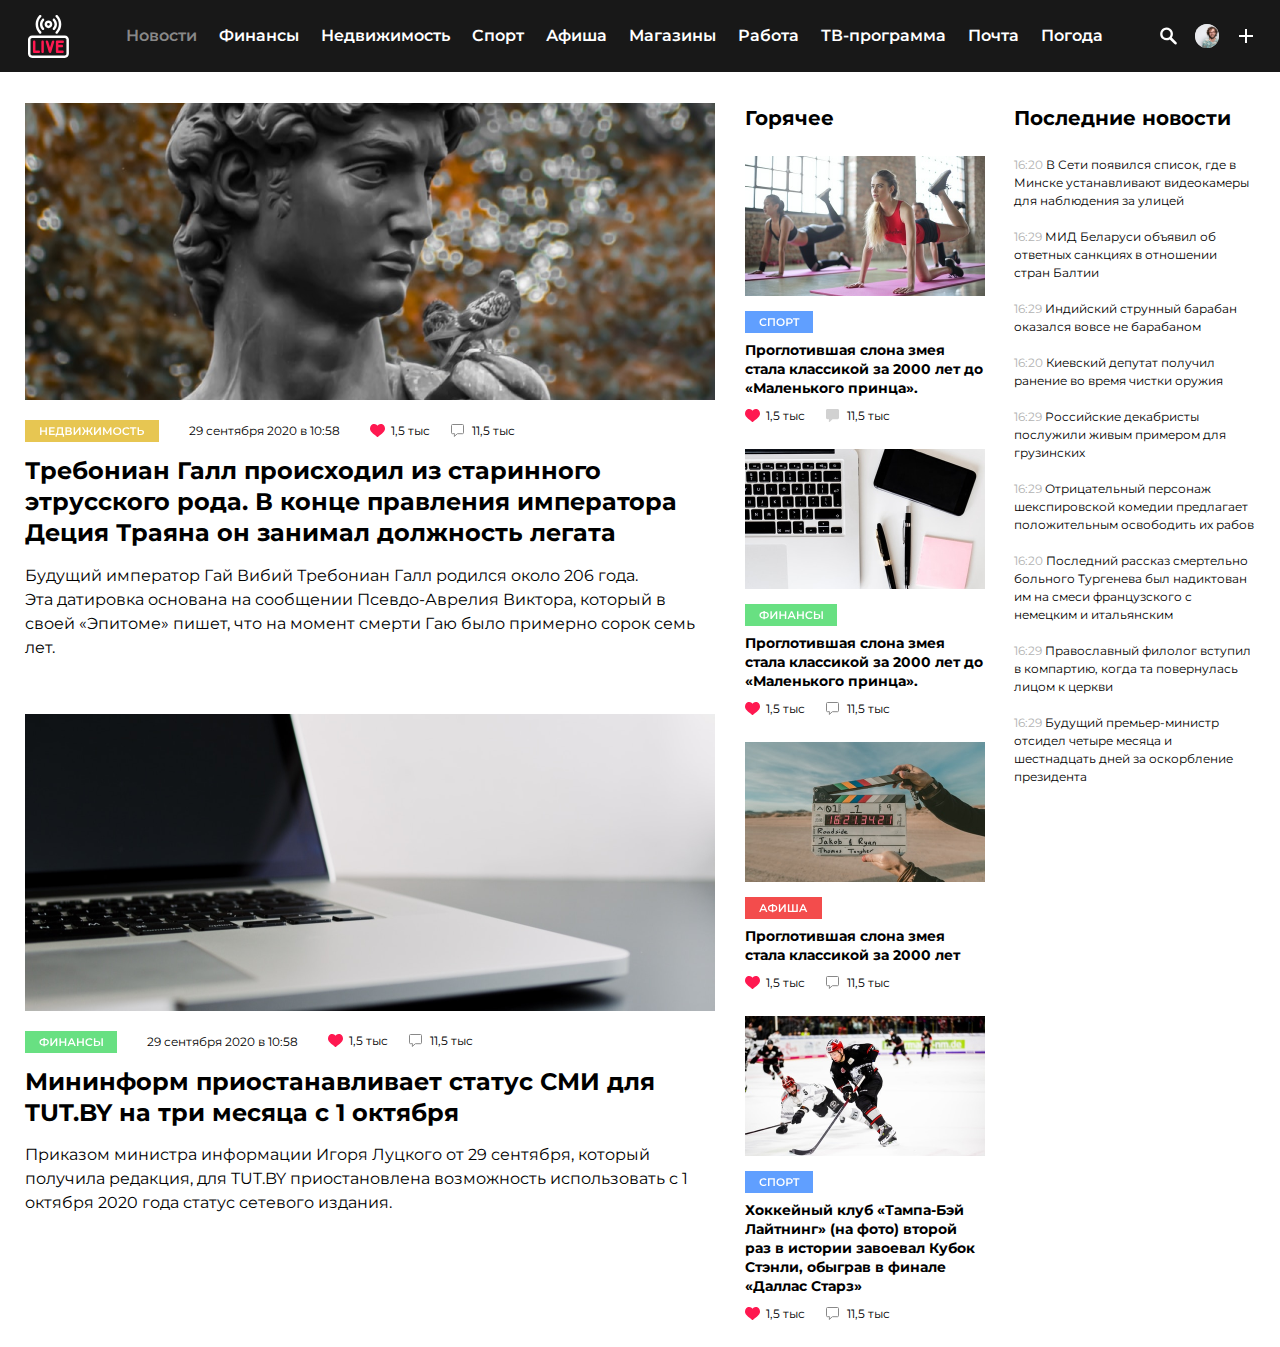
<file: simpleNews/index.html>
<!DOCTYPE html>
<html lang="en">

<head>
    <meta charset="UTF-8">
    <meta http-equiv="X-UA-Compatible" content="IE=edge">
    <meta name="viewport" content="width=device-width, initial-scale=1.0">
    <link rel="stylesheet" href="1st-page/first-news.css">
    <link rel="preconnect" href="https://fonts.googleapis.com">
    <link rel="preconnect" href="https://fonts.gstatic.com" crossorigin>
    <link href="https://fonts.googleapis.com/css2?family=Montserrat:wght@400;600;700&display=swap" rel="stylesheet">
    <title>Новостной портал</title>
</head>

<body>
    <header class="header">
        <div class="container">
            <div class="header-inner">
                <nav class="head-navigation">
                    <img src="1st-page/img/head/Group 1.svg" alt="ну крч тут картинка логотип этой компании" class="head-logo">
                    <ul class="head-list">
                        <li class="head-item">
                            <span class="grey-news"><a href="#" class="head-item-txt">Новости</a></span>
                        </li>
                        <li class="head-item">
                            <a href="#" class="head-item-txt">Финансы</a>
                        </li>
                        <li class="head-item">
                            <a href="#" class="head-item-txt">Недвижимость</a>
                        </li>
                        <li class="head-item">
                            <a href="#" class="head-item-txt">Спорт</a>
                        </li>
                        <li class="head-item">
                            <a href="#" class="head-item-txt">Афиша</a>
                        </li>
                        <li class="head-item">
                            <a href="#" class="head-item-txt">Магазины</a>
                        </li>
                        <li class="head-item">
                            <a href="#" class="head-item-txt">Работа</a>
                        </li>
                        <li class="head-item">
                            <a href="#" class="head-item-txt">ТВ-программа</a>
                        </li>
                        <li class="head-item">
                            <a href="#" class="head-item-txt">Почта</a>
                        </li>
                        <li class="head-item">
                            <a href="#" class="head-item-txt">Погода</a>
                        </li>
                    </ul>
                    <input type="search" class="head-search">
                    <img src="1st-page/img/head/Vector (3).svg" alt="а здесь значок поиска должен был быть" class="search">
                    <div class="acc">
                        <img src="1st-page/img/head/Ellipse 5.svg" alt="здесь фоточка вашей авы" class="acc-logo">
                        <a href="3rd-page/third-news.html" style="background-image: url(1st-page/img/head/Group\ 36.svg)" ; class="acc-add"></a>
                    </div>
                </nav>
            </div>
        </div>
    </header>
    <main class="main">
        <div class="container">
            <div class="main-content">
                <section class="main-news">
                    <div class="main-inner">
                        <nav class="main-navigation">
                            <ul class="main-list">
                                <li class="main-item">
                                    <a href="2nd-page/second-news.html" class="main-described-first"></a>
                                    <div class="main-top-text">
                                        <img src="1st-page/img/main/Group 12.svg" alt="nedvijimost" class="main-main-title">
                                        <p class="main-date">29 сентября 2020 в 10:58</p>
                                        <div class="main-reaction">
                                            <p class="main-like">1,5 тыс</p>
                                            <p class="main-comment">11,5 тыс</p>
                                        </div>
                                    </div>
                                    <h2 class="main-subtitle">
                                        Требониан Галл происходил из старинного этрусского рода. В конце правления императора Деция Траяна он занимал должность легата
                                    </h2>
                                    <p class="main-bottom-text">
                                        <span class="single-line">Будущий император Гай Вибий Требониан Галл родился около 206 года.</span> Эта датировка основана на сообщении Псевдо-Аврелия Виктора, который в своей «Эпитоме» пишет, что на момент смерти
                                        Гаю было примерно сорок семь лет.
                                    </p>
                                </li>
                                <li class="main-item">
                                    <a href="2nd-page/second-news.html" class="main-described-second"></a>
                                    <div class="main-top-text">
                                        <img src="1st-page/img/main/Group 23.svg" alt="financi" class="main-main-title">
                                        <p class="main-date">29 сентября 2020 в 10:58</p>
                                        <div class="main-reaction">
                                            <p class="main-like">1,5 тыс</p>
                                            <p class="main-comment">11,5 тыс</p>
                                        </div>
                                    </div>
                                    <h2 class="main-subtitle">
                                        Мининформ приостанавливает статус СМИ для TUT.BY на три месяца с 1 октября
                                    </h2>
                                    <p class="main-bottom-text">
                                        Приказом министра информации Игоря Луцкого от 29 сентября, который получила редакция, для TUT.BY приостановлена возможность использовать с 1 октября 2020 года статус сетевого издания.
                                    </p>
                                </li>
                            </ul>
                        </nav>
                    </div>
                </section>
                <section class="hot">
                    <div class="hot-inner">
                        <h2 class="hot-main-title">
                            Горячее
                        </h2>
                        <nav class="hot-navigation">
                            <ul class="hot-list">
                                <li class="hot-item">
                                    <img src="1st-page/img/hot/Rectangle 32.png" alt="" class="hot-illustration">
                                    <img src="1st-page/img/hot/sport.svg" alt="" class="hot-item-title">
                                    <h3 class="hot-news-title">
                                        Проглотившая слона змея стала классикой за 2000 лет до «Маленького принца».
                                    </h3>
                                    <div class="hot-reaction">
                                        <p class="hot-like">1,5 тыс</p>
                                        <p class="grey-comm">11,5 тыс</p>
                                    </div>
                                </li>
                                <li class="hot-item">
                                    <img src="1st-page/img/hot/Rectangle 32 (1).png" alt="" class="hot-illustration">
                                    <img src="1st-page/img/hot/financi.svg" alt="" class="hot-item-title">
                                    <h3 class="hot-news-title">
                                        Проглотившая слона змея стала классикой за 2000 лет до «Маленького принца».
                                    </h3>
                                    <div class="hot-reaction">
                                        <p class="hot-like">1,5 тыс</p>
                                        <p class="hot-comment">11,5 тыс</p>
                                    </div>
                                </li>
                                <li class="hot-item">
                                    <img src="1st-page/img/hot/Rectangle 32 (2).png" alt="" class="hot-illustration">
                                    <img src="1st-page/img/hot/afisha.svg" alt="" class="hot-item-title">
                                    <h3 class="hot-news-title">
                                        Проглотившая слона змея стала классикой за 2000 лет
                                    </h3>
                                    <div class="hot-reaction">
                                        <p class="hot-like">1,5 тыс</p>
                                        <p class="hot-comment">11,5 тыс</p>
                                    </div>
                                </li>
                                <li class="hot-item">
                                    <img src="1st-page/img/hot/Rectangle 32 (3).png" alt="" class="hot-illustration">
                                    <img src="1st-page/img/hot/sport.svg" alt="" class="hot-item-title">
                                    <h3 class="hot-news-title">
                                        Хоккейный клуб «Тампа-Бэй Лайтнинг» (на фото) второй раз в истории завоевал Кубок Стэнли, обыграв в финале «Даллас Старз»
                                    </h3>
                                    <div class="hot-reaction">
                                        <p class="hot-like">1,5 тыс</p>
                                        <p class="hot-comment">11,5 тыс</p>
                                    </div>
                                </li>
                            </ul>
                        </nav>
                    </div>
                </section>
                <section class="last-news">
                    <div class="last-inner">
                        <h2 class="last-main-title">
                            Последние новости
                        </h2>
                        <nav class="last-navigation">
                            <ul class="last-list">
                                <li class="last-item">
                                    <span class="last-time">16:20 </span>
                                    <p class="last-news">
                                        В Сети появился список, где в Минске устанавливают видеокамеры для наблюдения за улицей
                                    </p>
                                </li>
                                <li class="last-item">
                                    <span class="last-time">16:29 </span>
                                    <p class="last-news">
                                        МИД Беларуси объявил об ответных санкциях в отношении стран Балтии
                                    </p>
                                </li>
                                <li class="last-item">
                                    <span class="last-time">16:29 </span>
                                    <p class="last-news">
                                        Индийский струнный барабан оказался вовсе не барабаном
                                    </p>
                                </li>
                                <li class="last-item">
                                    <span class="last-time">16:20 </span>
                                    <p class="last-news">
                                        Киевский депутат получил ранение во время чистки оружия
                                    </p>
                                </li>
                                <li class="last-item">
                                    <span class="last-time">16:29 </span>
                                    <p class="last-news">
                                        Российские декабристы послужили живым примером для грузинских
                                    </p>
                                </li>
                                <li class="last-item">
                                    <span class="last-time">16:29 </span>
                                    <p class="last-news">
                                        Отрицательный персонаж шекспировской комедии предлагает положительным освободить их рабов
                                    </p>
                                </li>
                                <li class="last-item">
                                    <span class="last-time">16:20 </span>
                                    <p class="last-news">
                                        Последний рассказ смертельно больного Тургенева был надиктован им на смеси французского с немецким и итальянским
                                    </p>
                                </li>
                                <li class="last-item">
                                    <span class="last-time">16:29 </span>
                                    <p class="last-news">
                                        Православный филолог вступил в компартию, когда та повернулась лицом к церкви
                                    </p>
                                </li>
                                <li class="last-item">
                                    <span class="last-time">16:29 </span>
                                    <p class="last-news">
                                        Будущий премьер-министр отсидел четыре месяца и шестнадцать дней за оскорбление президента
                                    </p>
                                </li>
                            </ul>
                        </nav>
                    </div>
                </section>
            </div>
        </div>
    </main>
</body>

</html>
</file>
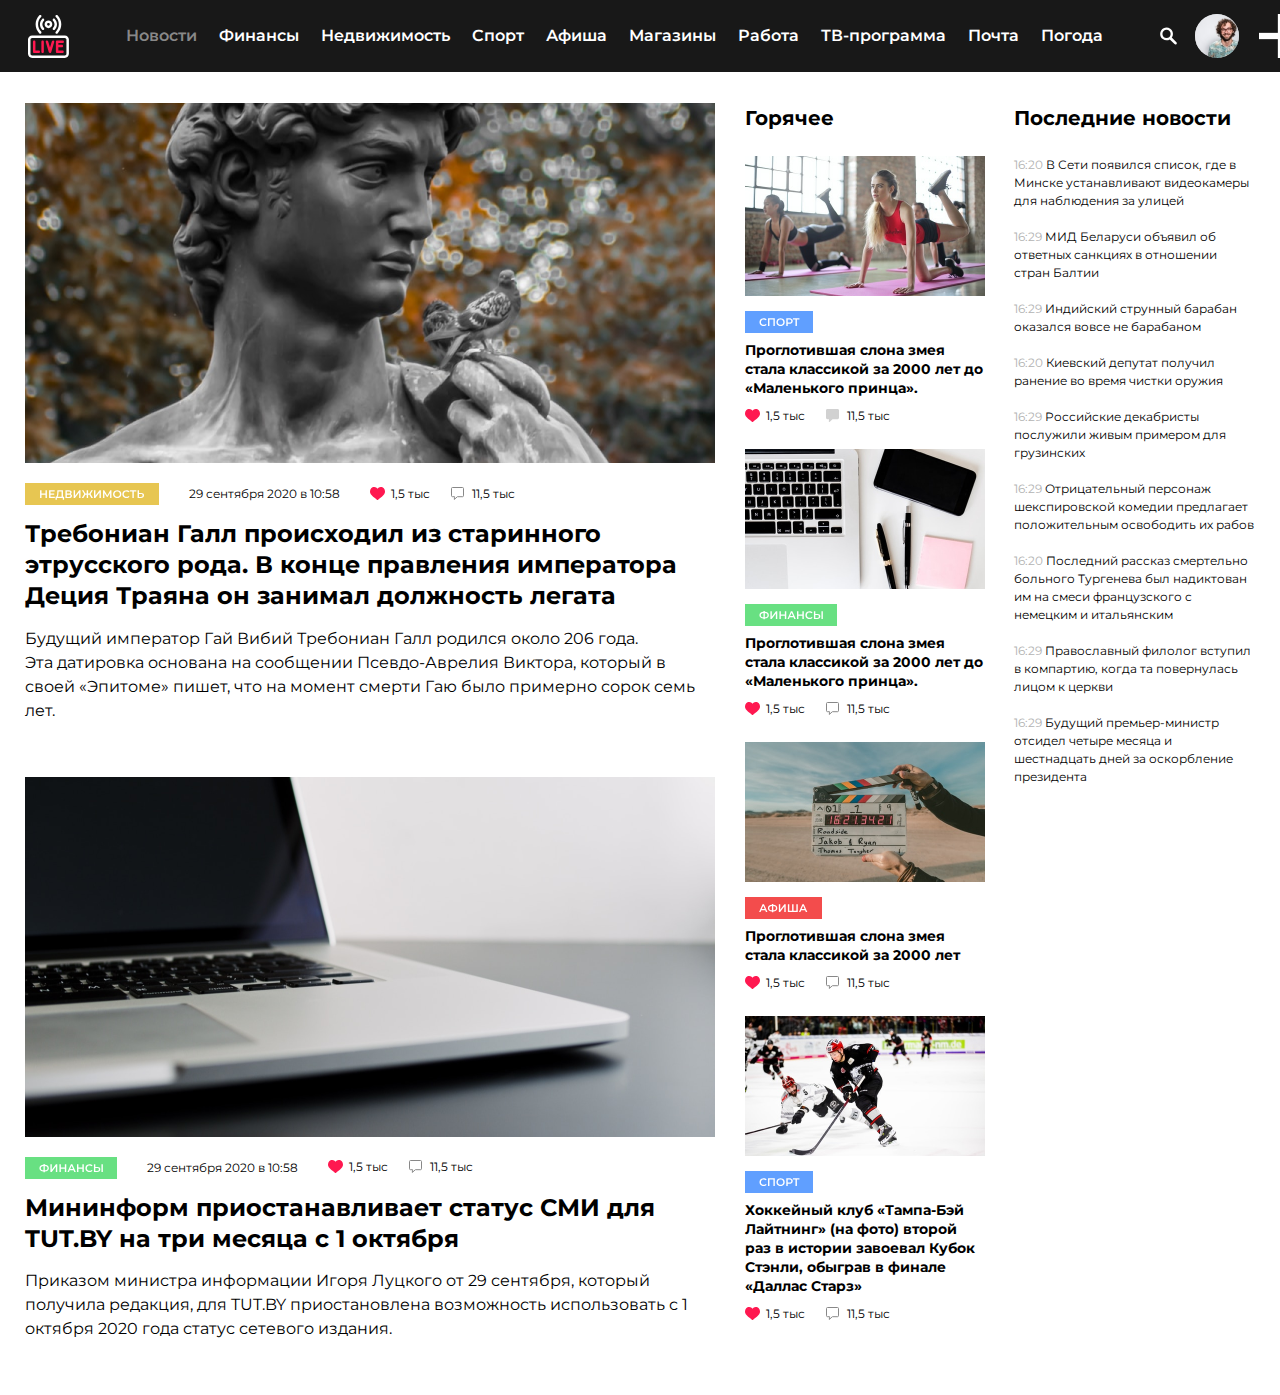
<file: simpleNews/1st page/first-news.html>
<!DOCTYPE html>
<html lang="en">

<head>
    <meta charset="UTF-8">
    <meta http-equiv="X-UA-Compatible" content="IE=edge">
    <meta name="viewport" content="width=device-width, initial-scale=1.0">
    <link rel="stylesheet" href="first-news.css">
    <link rel="preconnect" href="https://fonts.googleapis.com">
    <link rel="preconnect" href="https://fonts.gstatic.com" crossorigin>
    <link href="https://fonts.googleapis.com/css2?family=Montserrat:wght@400;600;700&display=swap" rel="stylesheet">
    <title>Новостной портал</title>
</head>

<body>
    <header class="header">
        <div class="container">
            <div class="header-inner">
                <nav class="head-navigation">
                    <img src="img/head/Group 1.svg" alt="ну крч тут картинка логотип этой компании" class="head-logo">
                    <ul class="head-list">
                        <li class="head-item">
                            <span class="grey-news"><t class="head-item-txt">Новости</t></span>
                        </li>
                        <li class="head-item">
                            <t class="head-item-txt">Финансы</t>
                        </li>
                        <li class="head-item">
                            <t class="head-item-txt">Недвижимость</t>
                        </li>
                        <li class="head-item">
                            <t class="head-item-txt">Спорт</t>
                        </li>
                        <li class="head-item">
                            <t class="head-item-txt">Афиша</t>
                        </li>
                        <li class="head-item">
                            <t class="head-item-txt">Магазины</t>
                        </li>
                        <li class="head-item">
                            <t class="head-item-txt">Работа</t>
                        </li>
                        <li class="head-item">
                            <t class="head-item-txt">ТВ-программа</t>
                        </li>
                        <li class="head-item">
                            <t class="head-item-txt">Почта</t>
                        </li>
                        <li class="head-item">
                            <t class="head-item-txt">Погода</t>
                        </li>
                    </ul>
                    <input type="search" class="head-search">
                    <img src="img/head/Vector (3).svg" alt="а здесь значок поиска должен был быть" class="search">
                    <div class="acc">
                        <img src="img/head/Ellipse 5.svg" alt="здесь фоточка вашей авы" class="acc-logo">
                        <img src="img/head/Group 36.svg " alt="тут типо плюсик и если на него нажмете можно добавить новость" class="acc-add">
                    </div>
                </nav>
            </div>
        </div>
    </header>
    <main class="main">
        <div class="container">
            <div class="main-content">
                <section class="main-news">
                    <div class="main-inner">
                        <nav class="main-navigation">
                            <ul class="main-list">
                                <li class="main-item">
                                    <img src="img/main/Rectangle 31.png" alt="grek" class="main-described">
                                    <div class="main-top-text">
                                        <img src="img/main/Group 12.svg" alt="nedvijimost" class="main-main-title">
                                        <p class="main-date">29 сентября 2020 в 10:58</p>
                                        <div class="main-reaction">
                                            <p class="main-like">1,5 тыс</p>
                                            <p class="main-comment">11,5 тыс</p>
                                        </div>
                                    </div>
                                    <h2 class="main-subtitle">
                                        Требониан Галл происходил из старинного этрусского рода. В конце правления императора Деция Траяна он занимал должность легата
                                    </h2>
                                    <p class="main-bottom-text">
                                        <span class="single-line">Будущий император Гай Вибий Требониан Галл родился около 206 года.</span> Эта датировка основана на сообщении Псевдо-Аврелия Виктора, который в своей «Эпитоме» пишет, что на момент смерти
                                        Гаю было примерно сорок семь лет.
                                    </p>
                                </li>
                                <li class="main-item">
                                    <img src="img/main/Rectangle 31 (1).png" alt="komp" class="main-described">
                                    <div class="main-top-text">
                                        <img src="img/main/Group 23.svg" alt="financi" class="main-main-title">
                                        <p class="main-date">29 сентября 2020 в 10:58</p>
                                        <div class="main-reaction">
                                            <p class="main-like">1,5 тыс</p>
                                            <p class="main-comment">11,5 тыс</p>
                                        </div>
                                    </div>
                                    <h2 class="main-subtitle">
                                        Мининформ приостанавливает статус СМИ для TUT.BY на три месяца с 1 октября
                                    </h2>
                                    <p class="main-bottom-text">
                                        Приказом министра информации Игоря Луцкого от 29 сентября, который получила редакция, для TUT.BY приостановлена возможность использовать с 1 октября 2020 года статус сетевого издания.
                                    </p>
                                </li>
                            </ul>
                        </nav>
                    </div>
                </section>
                <section class="hot">
                    <div class="hot-inner">
                        <h2 class="hot-main-title">
                            Горячее
                        </h2>
                        <nav class="hot-navigation">
                            <ul class="hot-list">
                                <li class="hot-item">
                                    <img src="img/hot/Rectangle 32.png" alt="" class="hot-illustration">
                                    <img src="img/hot/sport.svg" alt="" class="hot-item-title">
                                    <h3 class="hot-news-title">
                                        Проглотившая слона змея стала классикой за 2000 лет до «Маленького принца».
                                    </h3>
                                    <div class="hot-reaction">
                                        <p class="hot-like">1,5 тыс</p>
                                        <p class="grey-comm">11,5 тыс</p>
                                    </div>
                                </li>
                                <li class="hot-item">
                                    <img src="img/hot/Rectangle 32 (1).png" alt="" class="hot-illustration">
                                    <img src="img/hot/financi.svg" alt="" class="hot-item-title">
                                    <h3 class="hot-news-title">
                                        Проглотившая слона змея стала классикой за 2000 лет до «Маленького принца».
                                    </h3>
                                    <div class="hot-reaction">
                                        <p class="hot-like">1,5 тыс</p>
                                        <p class="hot-comment">11,5 тыс</p>
                                    </div>
                                </li>
                                <li class="hot-item">
                                    <img src="img/hot/Rectangle 32 (2).png" alt="" class="hot-illustration">
                                    <img src="img/hot/afisha.svg" alt="" class="hot-item-title">
                                    <h3 class="hot-news-title">
                                        Проглотившая слона змея стала классикой за 2000 лет
                                    </h3>
                                    <div class="hot-reaction">
                                        <p class="hot-like">1,5 тыс</p>
                                        <p class="hot-comment">11,5 тыс</p>
                                    </div>
                                </li>
                                <li class="hot-item">
                                    <img src="img/hot/Rectangle 32 (3).png" alt="" class="hot-illustration">
                                    <img src="img/hot/sport.svg" alt="" class="hot-item-title">
                                    <h3 class="hot-news-title">
                                        Хоккейный клуб «Тампа-Бэй Лайтнинг» (на фото) второй раз в истории завоевал Кубок Стэнли, обыграв в финале «Даллас Старз»
                                    </h3>
                                    <div class="hot-reaction">
                                        <p class="hot-like">1,5 тыс</p>
                                        <p class="hot-comment">11,5 тыс</p>
                                    </div>
                                </li>
                            </ul>
                        </nav>
                    </div>
                </section>
                <section class="last-news">
                    <div class="last-inner">
                        <h2 class="last-main-title">
                            Последние новости
                        </h2>
                        <nav class="last-navigation">
                            <ul class="last-list">
                                <li class="last-item">
                                    <span class="last-time">16:20 </span>
                                    <p class="last-news">
                                        В Сети появился список, где в Минске устанавливают видеокамеры для наблюдения за улицей
                                    </p>
                                </li>
                                <li class="last-item">
                                    <span class="last-time">16:29 </span>
                                    <p class="last-news">
                                        МИД Беларуси объявил об ответных санкциях в отношении стран Балтии
                                    </p>
                                </li>
                                <li class="last-item">
                                    <span class="last-time">16:29 </span>
                                    <p class="last-news">
                                        Индийский струнный барабан оказался вовсе не барабаном
                                    </p>
                                </li>
                                <li class="last-item">
                                    <span class="last-time">16:20 </span>
                                    <p class="last-news">
                                        Киевский депутат получил ранение во время чистки оружия
                                    </p>
                                </li>
                                <li class="last-item">
                                    <span class="last-time">16:29 </span>
                                    <p class="last-news">
                                        Российские декабристы послужили живым примером для грузинских
                                    </p>
                                </li>
                                <li class="last-item">
                                    <span class="last-time">16:29 </span>
                                    <p class="last-news">
                                        Отрицательный персонаж шекспировской комедии предлагает положительным освободить их рабов
                                    </p>
                                </li>
                                <li class="last-item">
                                    <span class="last-time">16:20 </span>
                                    <p class="last-news">
                                        Последний рассказ смертельно больного Тургенева был надиктован им на смеси французского с немецким и итальянским
                                    </p>
                                </li>
                                <li class="last-item">
                                    <span class="last-time">16:29 </span>
                                    <p class="last-news">
                                        Православный филолог вступил в компартию, когда та повернулась лицом к церкви
                                    </p>
                                </li>
                                <li class="last-item">
                                    <span class="last-time">16:29 </span>
                                    <p class="last-news">
                                        Будущий премьер-министр отсидел четыре месяца и шестнадцать дней за оскорбление президента
                                    </p>
                                </li>
                            </ul>
                        </nav>
                    </div>
                </section>
            </div>
        </div>
    </main>
</body>

</html>
</file>
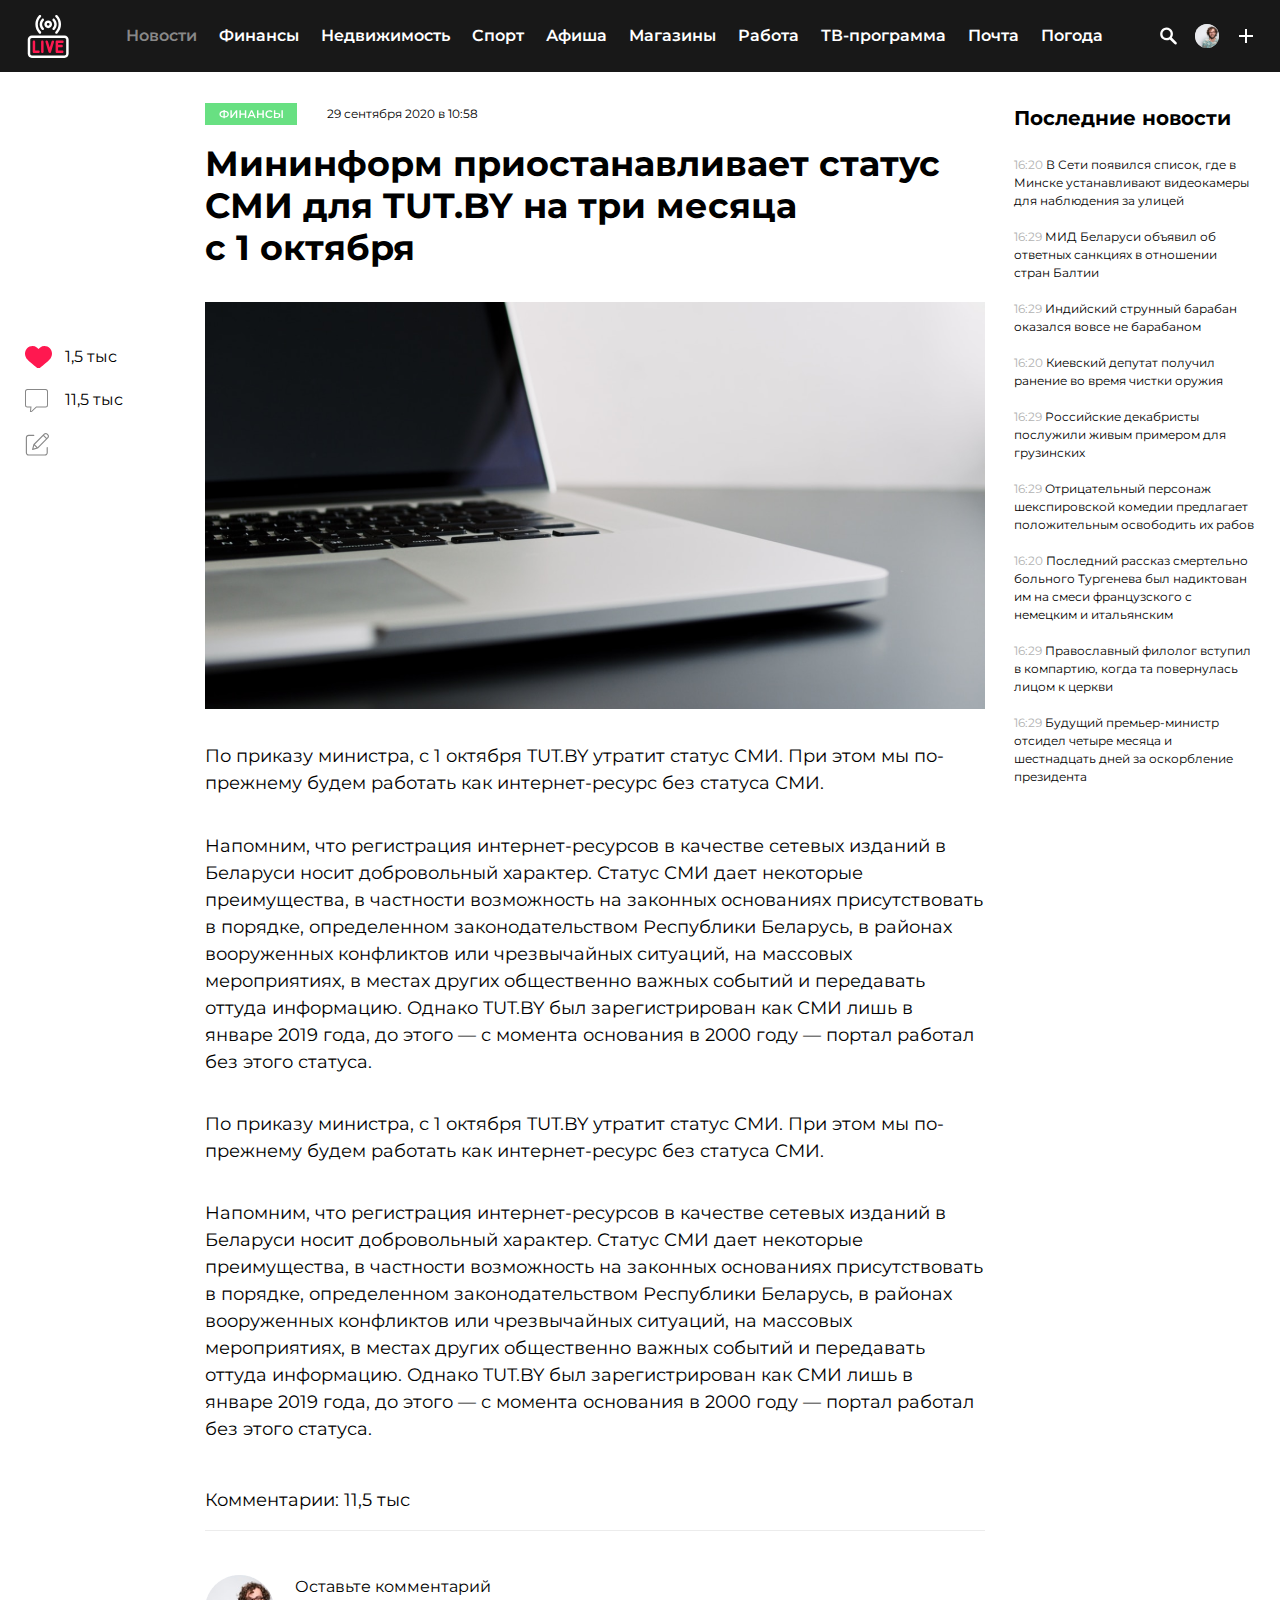
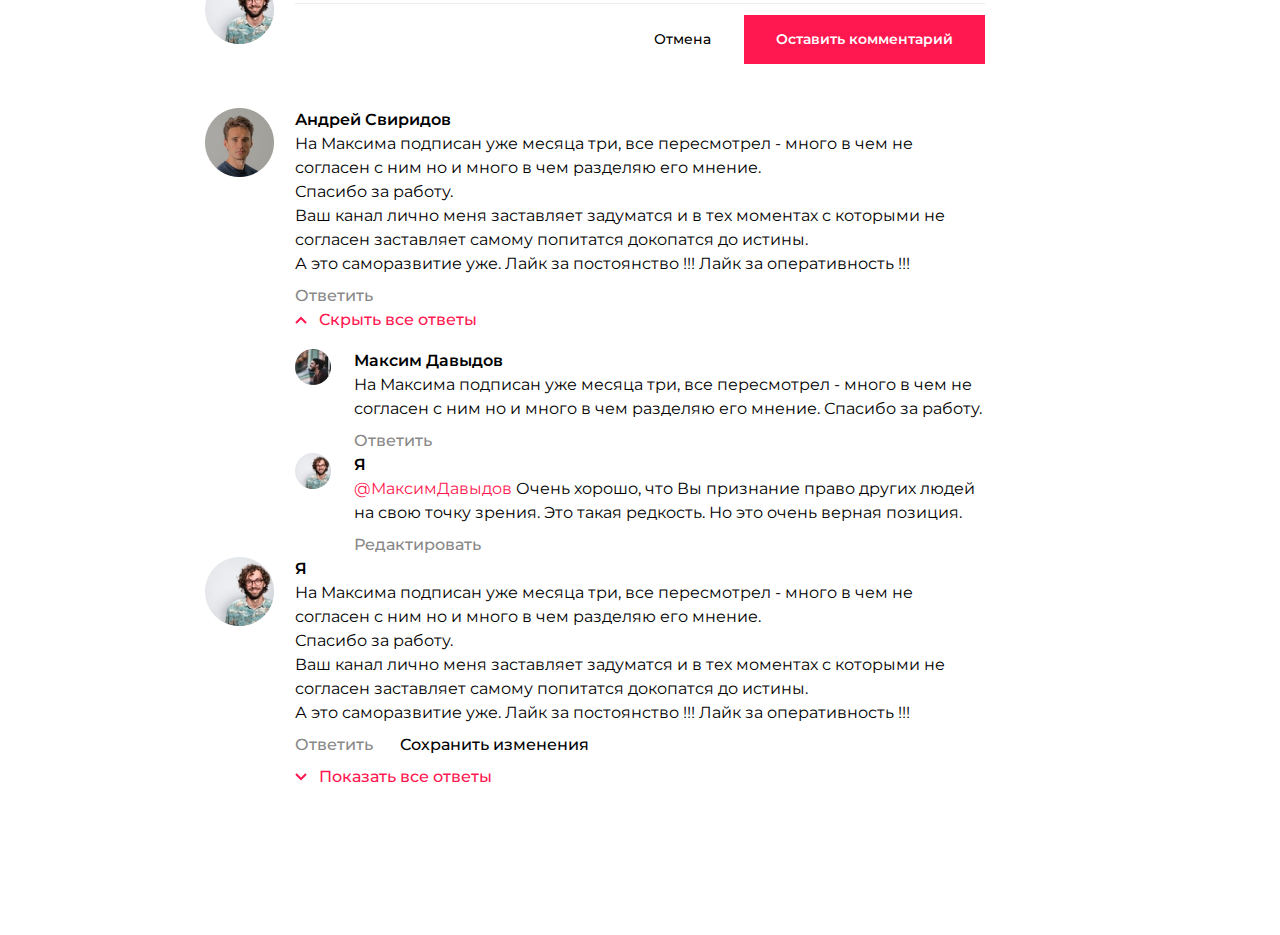
<file: simpleNews/2nd-page/second-news.html>
<!DOCTYPE html>
<html lang="en">

<head>
    <meta charset="UTF-8">
    <meta http-equiv="X-UA-Compatible" content="IE=edge">
    <meta name="viewport" content="width=device-width, initial-scale=1.0">
    <link href="https://fonts.googleapis.com/css2?family=Montserrat:wght@400;600;700&display=swap" rel="stylesheet">
    <link rel="stylesheet" href="second-news.css">
    <title>Новостной портал</title>
</head>

<body>
    <header class="header">
        <div class="container">
            <div class="header-inner">
                <nav class="head-navigation">
                    <img src="img/head/logo.svg" alt="ну крч тут картинка логотип этой компании" class="head-logo">
                    <ul class="head-list">
                        <li class="head-item">
                            <span class="grey-news"><a href="#" class="head-item-txt">Новости</a></span>
                        </li>
                        <li class="head-item">
                            <a href="#" class="head-item-txt">Финансы</a>
                        </li>
                        <li class="head-item">
                            <a href="#" class="head-item-txt">Недвижимость</a>
                        </li>
                        <li class="head-item">
                            <a href="#" class="head-item-txt">Спорт</a>
                        </li>
                        <li class="head-item">
                            <a href="#" class="head-item-txt">Афиша</a>
                        </li>
                        <li class="head-item">
                            <a href="#" class="head-item-txt">Магазины</a>
                        </li>
                        <li class="head-item">
                            <a href="#" class="head-item-txt">Работа</a>
                        </li>
                        <li class="head-item">
                            <a href="#" class="head-item-txt">ТВ-программа</a>
                        </li>
                        <li class="head-item">
                            <a href="#" class="head-item-txt">Почта</a>
                        </li>
                        <li class="head-item">
                            <a href="#" class="head-item-txt">Погода</a>
                        </li>
                    </ul>
                    <input type="search" class="head-search">
                    <img src="img/head/Vector (10).svg" alt="а здесь значок поиска должен был быть" class="search">
                    <div class="acc">
                        <img src="img/head/Ellipse 5 (1).svg" alt="здесь фоточка вашей авы" class="acc-logo">
                        <a href="#" style="background-image: url(img/head/Group\ 36\ \(3\).svg); " class="acc-add"></a>
                    </div>
                </nav>
            </div>
        </div>
    </header>
    <main class="main">
        <div class="container">
            <div class="main-content">
                <div class="main-grade">
                    <ul class="main-grade-list">
                        <li class="main-like-line">1,5 тыс</li>
                        <li class="main-comm-line">11,5 тыс</li>
                        <button class="grade-write"></button>
                    </ul>
                </div>
                <section class="main-news">
                    <div class="main-inner">
                        <div class="main-line">
                            <div class="main-top-text">
                                <div class="main-top-top-text">
                                    <img src="img/main/teg fin.svg" alt="" class="main-tag">
                                    <p class="main-top-data">
                                        29 сентября 2020 в 10:58
                                    </p>
                                </div>
                                <p class="main-title">
                                    Мининформ приостанавливает статус СМИ для TUT.BY на три месяца <span class="oct">с 1 октября</span>
                                </p>
                            </div>
                            <img src="img/main/Rectangle 31 (2).png" alt="" class="main-img">
                            <div class="main-bottom-text">
                                <p class="main-text1">
                                    По приказу министра, с 1 октября TUT.BY утратит статус СМИ. При этом мы по-прежнему будем работать как интернет-ресурс без статуса СМИ.
                                </p>
                                <p class="main-text2">
                                    Напомним, что регистрация интернет-ресурсов в качестве сетевых изданий в Беларуси носит добровольный характер. Статус СМИ дает некоторые преимущества, в частности возможность на законных основаниях присутствовать в порядке, определенном законодательством
                                    Республики Беларусь, в районах вооруженных конфликтов или чрезвычайных ситуаций, на массовых мероприятиях, в местах других общественно важных событий и передавать оттуда информацию. Однако TUT.BY был зарегистрирован
                                    как СМИ лишь в январе 2019 года, до этого — с момента основания в 2000 году — портал работал без этого статуса.
                                </p>
                                <p class="main-text3">
                                    По приказу министра, с 1 октября TUT.BY утратит статус СМИ. При этом мы по-прежнему будем работать как интернет-ресурс без статуса СМИ.
                                </p>
                                <p class="main-text4">
                                    Напомним, что регистрация интернет-ресурсов в качестве сетевых изданий в Беларуси носит добровольный характер. Статус СМИ дает некоторые преимущества, в частности возможность на законных основаниях присутствовать в порядке, определенном законодательством
                                    Республики Беларусь, в районах вооруженных конфликтов или чрезвычайных ситуаций, на массовых мероприятиях, в местах других общественно важных событий и передавать оттуда информацию. Однако TUT.BY был зарегистрирован
                                    как СМИ лишь в январе 2019 года, до этого — с момента основания в 2000 году — портал работал без этого статуса.
                                </p>
                                <p class="main-bottom-comments">Комментарии: <span class="main-bold-text">11,5 тыс</span></p>
                            </div>
                            <div class="main-comments">
                                <div class="main-top-comm">
                                    <img src="img/comments/avatar1.png" alt="" class="main-comm-avatar">
                                    <div class="main-comm-top-react">
                                        <span class="main-top-react-write">Оставьте комментарий</span>
                                        <div class="main-comm-bottom-cont">
                                            <button class="main-comm-otmena">Отмена</button>
                                            <button class="main-comm-publish">Оставить комментарий</button>
                                        </div>
                                    </div>
                                </div>
                                <div class="answer-bottom-comm-cont1">
                                    <img src="img/comments/avatar2.1.png" alt="" class="main-user-image-logo">
                                    <div class="answer-bottom-comm-cont2">
                                        <div class="main-bottom-comm">
                                            <div class="comm-in-bottom">
                                                <span class="comm-bottom-name">Андрей Свиридов</span>
                                                <p class="comm-bottom-text">
                                                    На Максима подписан уже месяца три, все пересмотрел - много в чем не согласен с ним но и много в чем разделяю его мнение. <span class="thanks">Спасибо за работу.</span> Ваш канал лично меня заставляет
                                                    задуматся и в тех моментах с которыми не согласен заставляет самому попитатся докопатся до истины. <span class="self-development">А это саморазвитие уже. Лайк за постоянство !!! Лайк за оперативность !!!</span>
                                                </p>
                                                <span class="comm-bottom-react">Ответить</span>
                                                <span class="comm-bottom-hide"><img src="img/comments/top.svg" alt="" class="comm-hide-vector">Скрыть все ответы</span>
                                            </div>
                                        </div>
                                        <div class="answer-bottom-comm">
                                            <img src="img/comments/avatar2.2.png" alt="" class="answer-user-image-logo">
                                            <div class="answer-comm-in-bottom">
                                                <span class="answer-comm-bottom-name">Максим Давыдов</span>
                                                <p class="answer-comm-bottom-text">
                                                    На Максима подписан уже месяца три, все пересмотрел - много в чем не согласен с ним но и много в чем разделяю его мнение. Спасибо за работу.
                                                </p>
                                                <span class="answer-comm-bottom-react">Ответить</span>
                                            </div>
                                        </div>
                                        <div class="second-answer-bottom-comm">
                                            <img src="img/comments/avatar2.3.png" alt="" class="second-answer-user-image-logo">
                                            <div class="second-answer-comm-in-bottom">
                                                <span class="second-answer-comm-bottom-name">Я</span>
                                                <p class="second-answer-comm-bottom-text">
                                                    <span class="dog">@МаксимДавыдов</span> Очень хорошо, что Вы признание право других людей на свою точку зрения. Это такая редкость. Но это очень верная позиция.
                                                </p>
                                                <span class="second-answer-comm-bottom-react">Редактировать</span>
                                            </div>
                                        </div>
                                    </div>
                                </div>
                                <div class="last-bottom-comm">
                                    <img src="img/comments/avatar1.png" alt="" class="last-user-image-logo">
                                    <div class="last-comm-in-bottom">
                                        <span class="last-comm-bottom-name">Я</span>
                                        <p class="last-comm-bottom-text">
                                            На Максима подписан уже месяца три, все пересмотрел - много в чем не согласен с ним но и много в чем разделяю его мнение. <span class="thanks">Спасибо за работу.</span> Ваш канал лично меня заставляет задуматся
                                            и в тех моментах с которыми не согласен заставляет самому попитатся докопатся до истины. <span class="self-development">А это саморазвитие уже. Лайк за постоянство !!! Лайк за оперативность !!!</span>
                                        </p>
                                        <div class="last-comm-bottom-react-comm">
                                            <span class="last-comm-bottom-react">Ответить</span>
                                            <span class="second-last-comm-bottom-react">Сохранить изменения</span>
                                        </div>
                                        <span class="last-comm-bottom-hide"><img src="img/comments/bottom.svg" alt="" class="comm-hide-vector">Показать все ответы</span>
                                    </div>
                                </div>
                            </div>
                        </div>
                    </div>
                </section>
                <section class="last-news">
                    <div class="last-inner">
                        <h2 class="last-main-title">
                            Последние новости
                        </h2>
                        <nav class="last-navigation">
                            <ul class="last-list">
                                <li class="last-item">
                                    <span class="last-time">16:20 </span>
                                    <p class="last-news">
                                        В Сети появился список, где в Минске устанавливают видеокамеры для наблюдения за улицей
                                    </p>
                                </li>
                                <li class="last-item">
                                    <span class="last-time">16:29 </span>
                                    <p class="last-news">
                                        МИД Беларуси объявил об ответных санкциях в отношении стран Балтии
                                    </p>
                                </li>
                                <li class="last-item">
                                    <span class="last-time">16:29 </span>
                                    <p class="last-news">
                                        Индийский струнный барабан оказался вовсе не барабаном
                                    </p>
                                </li>
                                <li class="last-item">
                                    <span class="last-time">16:20 </span>
                                    <p class="last-news">
                                        Киевский депутат получил ранение во время чистки оружия
                                    </p>
                                </li>
                                <li class="last-item">
                                    <span class="last-time">16:29 </span>
                                    <p class="last-news">
                                        Российские декабристы послужили живым примером для грузинских
                                    </p>
                                </li>
                                <li class="last-item">
                                    <span class="last-time">16:29 </span>
                                    <p class="last-news">
                                        Отрицательный персонаж шекспировской комедии предлагает положительным освободить их рабов
                                    </p>
                                </li>
                                <li class="last-item">
                                    <span class="last-time">16:20 </span>
                                    <p class="last-news">
                                        Последний рассказ смертельно больного Тургенева был надиктован им на смеси французского с немецким и итальянским
                                    </p>
                                </li>
                                <li class="last-item">
                                    <span class="last-time">16:29 </span>
                                    <p class="last-news">
                                        Православный филолог вступил в компартию, когда та повернулась лицом к церкви
                                    </p>
                                </li>
                                <li class="last-item">
                                    <span class="last-time">16:29 </span>
                                    <p class="last-news">
                                        Будущий премьер-министр отсидел четыре месяца и шестнадцать дней за оскорбление президента
                                    </p>
                                </li>
                            </ul>
                        </nav>
                    </div>
                </section>
            </div>
        </div>
    </main>
</body>

</html>
</file>
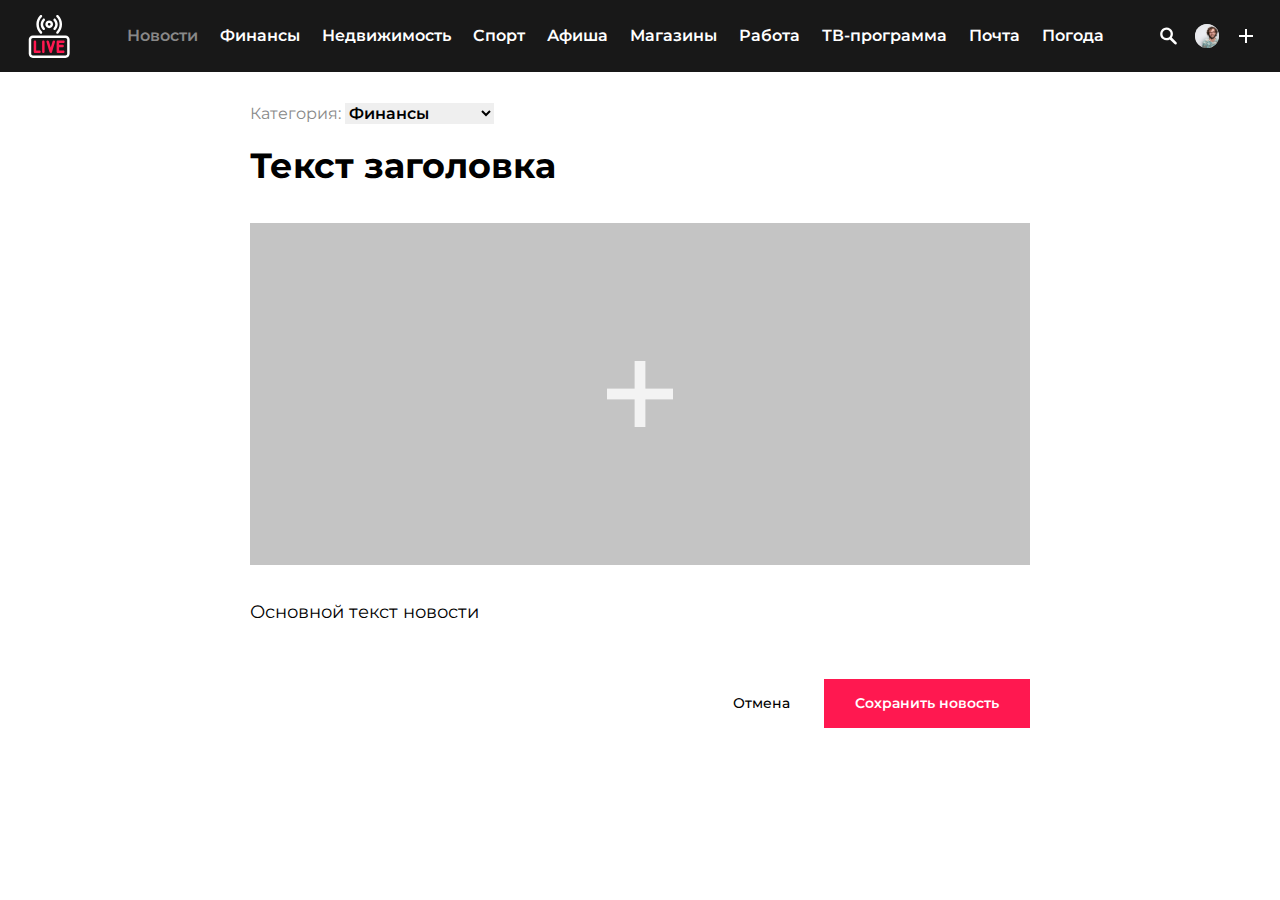
<file: simpleNews/3rd-page/third-news.html>
<!DOCTYPE html>
<html lang="en">

<head>
    <meta charset="UTF-8">
    <meta http-equiv="X-UA-Compatible" content="IE=edge">
    <meta name="viewport" content="width=device-width, initial-scale=1.0">
    <link href="https://fonts.googleapis.com/css2?family=Montserrat:wght@400;600;700&display=swap" rel="stylesheet">
    <link rel="stylesheet" href="third-news.css">
    <title>Новостной портал</title>
</head>

<body>
    <header class="header">
        <div class="container">
            <div class="header-inner">
                <nav class="head-navigation">
                    <img src="img/head/logo.svg" alt="ну крч тут картинка логотип этой компании" class="head-logo">
                    <ul class="head-list">
                        <li class="head-item">
                            <span class="grey-news">
                                <a href="../index.html" class="head-item-txt">Новости</a>
                            </span>
                        </li>
                        <li class="head-item">
                            <a hrefclass="head-item-txt">Финансы</a>
                        </li>
                        <li class="head-item">
                            <a href="#" class="head-item-txt">Недвижимость</a>
                        </li>
                        <li class="head-item">
                            <a href="#" class="head-item-txt">Спорт</a>
                        </li>
                        <li class="head-item">
                            <a href="#" class="head-item-txt">Афиша</a>
                        </li>
                        <li class="head-item">
                            <a href="#" class="head-item-txt">Магазины</a>
                        </li>
                        <li class="head-item">
                            <a href="#" class="head-item-txt">Работа</a>
                        </li>
                        <li class="head-item">
                            <a href="#" class="head-item-txt">ТВ-программа</a>
                        </li>
                        <li class="head-item">
                            <a href="#" class="head-item-txt">Почта</a>
                        </li>
                        <li class="head-item">
                            <a href="#" class="head-item-txt">Погода</a>
                        </li>
                    </ul>
                    <input type="search" class="head-search">
                    <img src="img/head/Vector (10).svg" alt="а здесь значок поиска должен был быть" class="search">
                    <div class="acc">
                        <img src="img/head/Ellipse 5 (1).svg" alt="здесь фоточка вашей авы" class="acc-logo">
                        <a href="#" style="background-image: url(img/head/Group\ 36\ \(3\).svg); " class="acc-add"></a>
                    </div>
                </nav>
            </div>
        </div>
    </header>
    <main class="add">
        <div class="add-inner">
            <div class="add-list-inner">
                <span class="add-class">Категория: </span>
                <select name="" id="" class="add-list">
                    <option value="Новости" disabled class="add-list-item">Новости</option>
                    <option value="Финансы" class="add-list-item">Финансы</option>
                    <option value="Недвижимость" class="add-list-item">Недвижимость</option>
                    <option value="Спорт" class="add-list-item">Спорт</option>
                    <option value="Афиша" class="add-list-item">Афиша</option>
                    <option value="Магазины" class="add-list-item">Магазины</option>
                    <option value="Работа" class="add-list-item">Работа</option>
                    <option value="ТВ-программа" class="add-list-item">ТВ-программа</option>
                    <option value="Почта" class="add-list-item">Почта</option>
                    <option value="Погода" class="add-list-item">Погода</option>
                </select>
            </div>
            <div class="main-add-inner">
                <h1 class="main-title">Текст заголовка</h1>
                <label for="" class="add-news-img"><input class="add-news" type="file"></label>
                <p class="add-news-txt">Основной текст новости</p>
            </div>
            <div class="add-publish">
                <p class="pub-cancel">Отмена</p>
                <button type="submit" class="pub-button">Сохранить новость</button>
            </div>
        </div>
    </main>
</body>

</html>
</file>
<file: simpleNews/1st-page/first-news.css>
html {
    box-sizing: border-box;
}

*,
*::after,
*::before {
    box-sizing: inherit;
}

ul,
ol {
    padding: 0;
}

body,
h1,
h2,
h3,
h4,
h5,
h6,
p,
ul,
ol,
li,
figure,
figcaption,
blockquote,
dl,
dd {
    margin: 0;
}

ul[class] {
    list-style: none;
}

img {
    max-width: 100%;
    display: block;
}

a {
    text-decoration: none;
    color: inherit;
}

input,
button,
textarea,
select {
    font: inherit;
}

address {
    font-style: normal;
}

body {
    font-size: 16px;
    font-weight: 600;
    line-height: 1.5;
    font-family: 'Montserrat', sans-serif;
}

.container {
    margin: 0 auto;
    max-width: 1230px;
}

.main-content {
    display: flex;
    padding-top: 31px;
}

header {
    background: #181818;
}

.header-inner {
    display: flex;
    justify-content: center;
    color: white;
}

.head-navigation {
    display: inherit;
    padding: 14px 0;
}

.head-list {
    display: inherit;
    align-items: center;
    margin-right: 57px;
}

.grey-news {
    color: #888888;
}

.head-logo {
    margin-right: 57px;
}

.head-item:not(:last-child) {
    margin-right: 22px;
}

.head-search {
    display: none;
}

.search {
    margin-right: 18px;
}

.acc {
    display: flex;
    align-items: center;
}

.acc-logo {
    height: 24px;
    width: 24px;
}

.acc-add {
    width: 14px;
    height: 14px;
}

.acc-logo:not(:last-child) {
    margin-right: 20px;
}

.main-news {
    max-width: 690px;
    width: 100%;
}

.main-described-first {
    margin-bottom: 20px;
    background-image: url(img/main/Rectangle\ 31.png);
    background-repeat: no-repeat;
    max-width: 690px;
    width: 100%;
    height: 33vh;
    display: block;
}

.main-described-second {
    margin-bottom: 20px;
    background-image: url(img/main/compucter.png);
    background-repeat: no-repeat;
    max-width: 690px;
    width: 100%;
    height: 33vh;
    display: block;
}

.main-top-text {
    display: flex;
    align-items: center;
    margin-bottom: 13px;
}

.main-main-title {
    margin-right: 30px;
}

.main-date {
    margin-right: 30px;
    font-weight: 400;
    font-size: 12px;
}

.main-reaction {
    display: inherit;
    align-items: center;
}

.main-like {
    background-image: url(img/main/like.svg);
    background-repeat: no-repeat;
    padding-left: 21px;
    line-height: 1.2;
    font-weight: 400;
    font-size: 12px;
    margin-right: 21px;
}

.main-comment {
    background-image: url(img/main/comm.svg);
    background-repeat: no-repeat;
    padding-left: 21px;
    line-height: 1.2;
    font-weight: 400;
    font-size: 12px;
}

.main-subtitle {
    line-height: 1.3;
    font-weight: 700;
    font-size: 24px;
    margin-bottom: 15px;
}

.main-bottom-text {
    margin-bottom: 54px;
    font-weight: 400;
}

.single-line {
    display: block;
}

.hot {
    padding-left: 30px;
    max-width: 270px;
    width: 100%;
}

.hot-main-title {
    font-weight: 700;
    font-size: 20px;
    margin-bottom: 23px;
}

.hot-item {
    max-width: 240px;
    width: 100%;
}

.hot-illustration {
    margin-bottom: 15px;
}

.hot-item-title {
    margin-bottom: 8px;
}

.hot-news-title {
    font-size: 14px;
    line-height: 1.35;
    margin-bottom: 11px;
}

.hot-reaction {
    display: flex;
}

.hot-reaction:not(:first-child) {
    margin-bottom: 26px;
}

.hot-like {
    background-image: url(img/hot/like.svg);
    background-repeat: no-repeat;
    padding-left: 21px;
    font-weight: 400;
    line-height: 1.2;
    font-size: 12px;
    margin-right: 21px;
}

.grey-comm {
    background-image: url(img/hot/comm.svg);
    background-repeat: no-repeat;
    padding-left: 21px;
    font-weight: 400;
    line-height: 1.2;
    font-size: 12px;
}

.hot-comment {
    background-image: url(img/hot/comm2.svg);
    background-repeat: no-repeat;
    padding-left: 21px;
    font-weight: 400;
    line-height: 1.2;
    font-size: 12px;
}

.last-inner {
    max-width: 270px;
    padding-left: 29px;
}

.last-main-title {
    font-weight: 700;
    font-size: 20px;
    margin-bottom: 23px;
}

.last-item:not(:last-child) {
    margin-bottom: 18px;
}

.last-time {
    color: rgb(179, 179, 179);
    font-weight: 400;
    font-size: 12px;
}

.last-news {
    font-size: 12px;
    font-weight: 400;
    display: inline;
    color: black;
}
</file>
<file: simpleNews/1st page/first-news.css>
html {
    box-sizing: border-box;
}

*,
*::after,
*::before {
    box-sizing: inherit;
}

ul,
ol {
    padding: 0;
}

body,
h1,
h2,
h3,
h4,
h5,
h6,
p,
ul,
ol,
li,
figure,
figcaption,
blockquote,
dl,
dd {
    margin: 0;
}

ul[class] {
    list-style: none;
}

img {
    max-width: 100%;
    display: block;
}

a {
    text-decoration: none;
    color: inherit;
}

input,
button,
textarea,
select {
    font: inherit;
}

address {
    font-style: normal;
}

body {
    font-size: 16px;
    font-weight: 600;
    line-height: 1.5;
    font-family: 'Montserrat', sans-serif;
}

.container {
    margin: 0 auto;
    max-width: 1230px;
}

.main-content {
    display: flex;
    padding-top: 31px;
}

header {
    background: #181818;
}

.header-inner {
    display: flex;
    justify-content: center;
    color: white;
}

.head-navigation {
    display: inherit;
    padding: 14px 0;
}

.head-list {
    display: inherit;
    align-items: center;
    margin-right: 57px;
}

.grey-news {
    color: #888888;
}

.head-logo {
    margin-right: 57px;
}

.head-item:not(:last-child) {
    margin-right: 22px;
}

.head-search {
    display: none;
}

.search {
    margin-right: 18px;
}

.acc {
    display: inherit;
}

.acc-logo:not(:last-child) {
    margin-right: 20px;
}

.main-news {
    max-width: 690px;
    width: 100%;
}

.main-described {
    margin-bottom: 20px;
}

.main-top-text {
    display: flex;
    align-items: center;
    margin-bottom: 13px;
}

.main-main-title {
    margin-right: 30px;
}

.main-date {
    margin-right: 30px;
    font-weight: 400;
    font-size: 12px;
}

.main-reaction {
    display: inherit;
    align-items: center;
}

.main-like {
    background-image: url(img/main/like.svg);
    background-repeat: no-repeat;
    padding-left: 21px;
    line-height: 1.2;
    font-weight: 400;
    font-size: 12px;
    margin-right: 21px;
}

.main-comment {
    background-image: url(img/main/comm.svg);
    background-repeat: no-repeat;
    padding-left: 21px;
    line-height: 1.2;
    font-weight: 400;
    font-size: 12px;
}

.main-subtitle {
    line-height: 1.3;
    font-weight: 700;
    font-size: 24px;
    margin-bottom: 15px;
}

.main-bottom-text {
    margin-bottom: 54px;
    font-weight: 400;
}

.single-line {
    display: block;
}

.hot {
    padding-left: 30px;
    max-width: 270px;
    width: 100%;
}

.hot-main-title {
    font-weight: 700;
    font-size: 20px;
    margin-bottom: 23px;
}

.hot-item {
    max-width: 240px;
    width: 100%;
}

.hot-illustration {
    margin-bottom: 15px;
}

.hot-item-title {
    margin-bottom: 8px;
}

.hot-news-title {
    font-size: 14px;
    line-height: 1.35;
    margin-bottom: 11px;
}

.hot-reaction {
    display: flex;
}

.hot-reaction:not(:first-child) {
    margin-bottom: 26px;
}

.hot-like {
    background-image: url(img/hot/like.svg);
    background-repeat: no-repeat;
    padding-left: 21px;
    font-weight: 400;
    line-height: 1.2;
    font-size: 12px;
    margin-right: 21px;
}

.grey-comm {
    background-image: url(img/hot/comm.svg);
    background-repeat: no-repeat;
    padding-left: 21px;
    font-weight: 400;
    line-height: 1.2;
    font-size: 12px;
}

.hot-comment {
    background-image: url(img/hot/comm2.svg);
    background-repeat: no-repeat;
    padding-left: 21px;
    font-weight: 400;
    line-height: 1.2;
    font-size: 12px;
}

.last-inner {
    max-width: 270px;
    padding-left: 29px;
}

.last-main-title {
    font-weight: 700;
    font-size: 20px;
    margin-bottom: 23px;
}

.last-item:not(:last-child) {
    margin-bottom: 18px;
}

.last-time {
    color: rgb(179, 179, 179);
    font-weight: 400;
    font-size: 12px;
}

.last-news {
    font-size: 12px;
    font-weight: 400;
    display: inline;
    color: black;
}
</file>
<file: simpleNews/2nd-page/second-news.css>
html {
    box-sizing: border-box;
}

*,
*::after,
*::before {
    box-sizing: inherit;
}

ul,
ol {
    padding: 0;
}

body,
h1,
h2,
h3,
h4,
h5,
h6,
p,
ul,
ol,
li,
figure,
figcaption,
blockquote,
dl,
dd {
    margin: 0;
}

ul[class] {
    list-style: none;
}

img {
    max-width: 100%;
    display: block;
}

a {
    text-decoration: none;
    color: inherit;
}

input,
button,
textarea,
select {
    font: inherit;
}

address {
    font-style: normal;
}

body {
    font-size: 16px;
    font-weight: 600;
    line-height: 1.5;
    font-family: 'Montserrat', sans-serif;
}

.container {
    margin: 0 auto;
    max-width: 1230px;
}

.main-content {
    display: flex;
    padding-top: 31px;
}

header {
    background: #181818;
}

.header-inner {
    display: flex;
    justify-content: center;
    color: white;
}

.head-navigation {
    display: inherit;
    padding: 14px 0;
}

.head-list {
    display: inherit;
    align-items: center;
    margin-right: 57px;
}

.grey-news {
    color: #888888;
}

.head-logo {
    margin-right: 57px;
}

.head-item:not(:last-child) {
    margin-right: 22px;
}

.head-search {
    display: none;
}

.search {
    margin-right: 18px;
}

.acc {
    display: flex;
    align-items: center;
}

.acc-logo {
    height: 24px;
    width: 24px;
}

.acc-add {
    height: 14px;
    width: 14px;
}

.acc-logo:not(:last-child) {
    margin-right: 20px;
}

.main-inner {
    display: flex;
}

.main-grade {
    padding-top: 243px;
    max-width: 180px;
    width: 100%;
}

.main-like-line {
    background-image: url(img/main/like.svg);
    background-repeat: no-repeat;
    padding: 0 40px;
    margin-bottom: 21px;
    line-height: 1.4;
    font-weight: 400;
}

.main-comm-line {
    background-image: url(img/main/comm.svg);
    background-repeat: no-repeat;
    padding: 0 40px;
    margin-bottom: 20px;
    line-height: 1.4;
    font-weight: 400;
}

.grade-write {
    background: url(img/main/write.svg);
    background-repeat: no-repeat;
    padding: 16px;
    border: none;
}

.main-line {
    max-width: 780px;
    width: 100%;
}

.main-top-top-text {
    display: flex;
    align-items: center;
    margin-bottom: 18px;
}

.main-tag {
    margin-right: 30px;
}

.main-top-data {
    font-weight: 400;
    font-size: 12px;
}

.main-title {
    font-weight: 700;
    font-size: 35px;
    line-height: 1.2;
    margin-bottom: 33px;
}

.oct {
    display: block;
}

.main-img {
    margin-bottom: 34px;
}

.main-bottom-text {
    font-weight: 400;
    font-size: 18px;
}

.main-text1 {
    margin-bottom: 36px;
}

.main-text2,
.main-text3 {
    margin-bottom: 35px;
}

.main-text4 {
    margin-bottom: 44px;
}

.main-bottom-comments {
    padding-bottom: 16px;
    border-bottom: 1px solid #ECECEC;
    margin-bottom: 44px;
}

.main-top-comm {
    display: flex;
    align-items: flex-start;
    margin-bottom: 44px;
}

.main-comm-avatar {
    margin-right: 21px;
}

.main-top-react-write {
    display: block;
    font-weight: 400;
    border-bottom: 1px solid #ECECEC;
    padding-bottom: 4px;
    margin-bottom: 11px;
    width: 100%;
}

.main-comm-top-react {
    width: 100%;
    display: flex;
    flex-wrap: wrap;
}

.main-comm-bottom-cont {
    width: 100%;
    display: flex;
    justify-content: flex-end;
    align-items: center;
}

.main-comm-otmena {
    border: none;
    background: none;
    font-weight: 500;
    font-size: 14px;
    padding: 0;
    margin-right: 33px;
}

.main-comm-publish {
    border: none;
    background: #FF1850;
    color: white;
    padding: 14px 32px;
    font-size: 14px;
}

.answer-bottom-comm-cont1 {
    display: flex;
    align-items: flex-start;
}

.main-user-image-logo {
    margin-right: 21px;
}

.comm-bottom-name {
    margin-bottom: 6px;
}

.comm-bottom-text {
    font-weight: 400;
    margin-bottom: 8px;
}

.thanks {
    display: block;
}

.self-development {
    display: block;
}

.comm-bottom-react {
    font-weight: 500;
    margin-bottom: 8px;
    color: #888888;
}

.comm-bottom-hide {
    display: flex;
    font-weight: 500;
    color: #FF1850;
    margin-bottom: 17px;
}

.comm-hide-vector {
    margin-right: 12px;
}

.answer-bottom-comm {
    display: flex;
    align-items: flex-start;
}

.answer-user-image-logo {
    margin-right: 23px;
}

.answer-comm-bottom-name {
    margin-bottom: 6px;
}

.answer-comm-bottom-text {
    font-weight: 400;
    margin-bottom: 8px;
}

.answer-comm-bottom-react {
    font-weight: 500;
    margin-bottom: 17px;
    color: #888888;
}

.second-answer-bottom-comm {
    display: flex;
    align-items: flex-start;
}

.second-answer-user-image-logo {
    margin-right: 23px;
}

.second-answer-comm-bottom-name {
    margin-bottom: 6px;
}

.second-answer-comm-bottom-text {
    font-weight: 400;
    margin-bottom: 8px;
}

.dog {
    color: #FF1850;
}

.second-answer-comm-bottom-react {
    color: #888888;
    font-weight: 500;
}

.last-bottom-comm {
    display: flex;
    align-items: flex-start;
    margin-bottom: 146px;
}

.last-user-image-logo {
    margin-right: 21px;
}

.last-comm-bottom-name {
    margin-bottom: 6px;
}

.last-comm-bottom-text {
    font-weight: 400;
    margin-bottom: 8px;
}

.last-comm-bottom-react-comm {
    font-weight: 500;
    margin-bottom: 8px;
}

.last-comm-bottom-react {
    margin-right: 23px;
    color: #888888;
}

.last-comm-bottom-hide {
    display: flex;
    color: #FF1850;
    font-weight: 500;
}

.comm-hide-vector {
    margin-right: 12px;
}

.last-news {
    max-width: 270px;
    width: 100%;
    font-size: 12px;
    font-weight: 400;
    display: inline;
    color: black;
}

.last-inner {
    max-width: 270px;
    padding-left: 29px;
}

.last-main-title {
    font-weight: 700;
    font-size: 20px;
    margin-bottom: 23px;
}

.last-item:not(:last-child) {
    margin-bottom: 18px;
}

.last-time {
    color: rgb(179, 179, 179);
    font-weight: 400;
    font-size: 12px;
}
</file>
<file: simpleNews/3rd-page/third-news.css>
html {
    box-sizing: border-box;
}

*,
*::after,
*::before {
    box-sizing: inherit;
}

ul,
ol {
    padding: 0;
}

body,
h1,
h2,
h3,
h4,
h5,
h6,
p,
ul,
ol,
li,
figure,
figcaption,
blockquote,
dl,
dd {
    margin: 0;
}

ul[class] {
    list-style: none;
}

img {
    max-width: 100%;
    display: block;
}

a {
    text-decoration: none;
    color: inherit;
}

input,
button,
textarea,
select {
    font: inherit;
}

address {
    font-style: normal;
}

body {
    font-size: 16px;
    font-weight: 600;
    line-height: 1.5;
    font-family: 'Montserrat', sans-serif;
}

.container {
    margin: 0 auto;
    max-width: 1230px;
}

.main-content {
    display: flex;
    padding-top: 31px;
}

header {
    background: #181818;
}

.header-inner {
    display: flex;
    justify-content: center;
    color: white;
    margin-bottom: 30px;
}

.head-navigation {
    display: inherit;
    padding: 14px 0;
}

.head-list {
    display: inherit;
    align-items: center;
    margin-right: 56px;
}

.grey-news {
    color: #888888;
}

.head-logo {
    margin-right: 57px;
}

.head-item:not(:last-child) {
    margin-right: 22px;
}

.head-search {
    display: none;
}

.search {
    margin-right: 18px;
}

.acc {
    display: flex;
    align-items: center;
}

.acc-logo {
    height: 24px;
    width: 24px;
}

.acc-add {
    height: 14px;
    width: 14px;
}

.acc-logo:not(:last-child) {
    margin-right: 20px;
}

.add-inner {
    max-width: 780px;
    width: 100%;
    margin: 0 auto;
}

.add-list {
    border: none;
}

.add-class {
    font-weight: 400;
    color: #888888;
}

.add-list-inner {
    margin-bottom: 19px;
}

.main-title {
    font-weight: 700;
    font-size: 35px;
    line-height: 1.2;
    margin-bottom: 36px;
}

.add-news {
    display: none;
}

.add-news-img {
    background-color: #C4C4C4;
    background-image: url(img/main/Group\ 44.png);
    background-position: center;
    background-repeat: no-repeat;
    display: block;
    height: 38vh;
    max-width: 780px;
    width: 100%;
    margin-bottom: 34px;
}

.add-news-txt {
    font-weight: 400;
    font-size: 18px;
    margin-bottom: 53px;
}

.add-publish {
    display: flex;
    justify-content: flex-end;
    align-items: center;
}

.pub-cancel {
    font-weight: 500;
    font-size: 14px;
    margin-right: 34px;
}

.pub-button {
    font-size: 14px;
    padding: 14px 31px;
    background-color: #FF1850;
    color: white;
    border: none;
}
</file>
